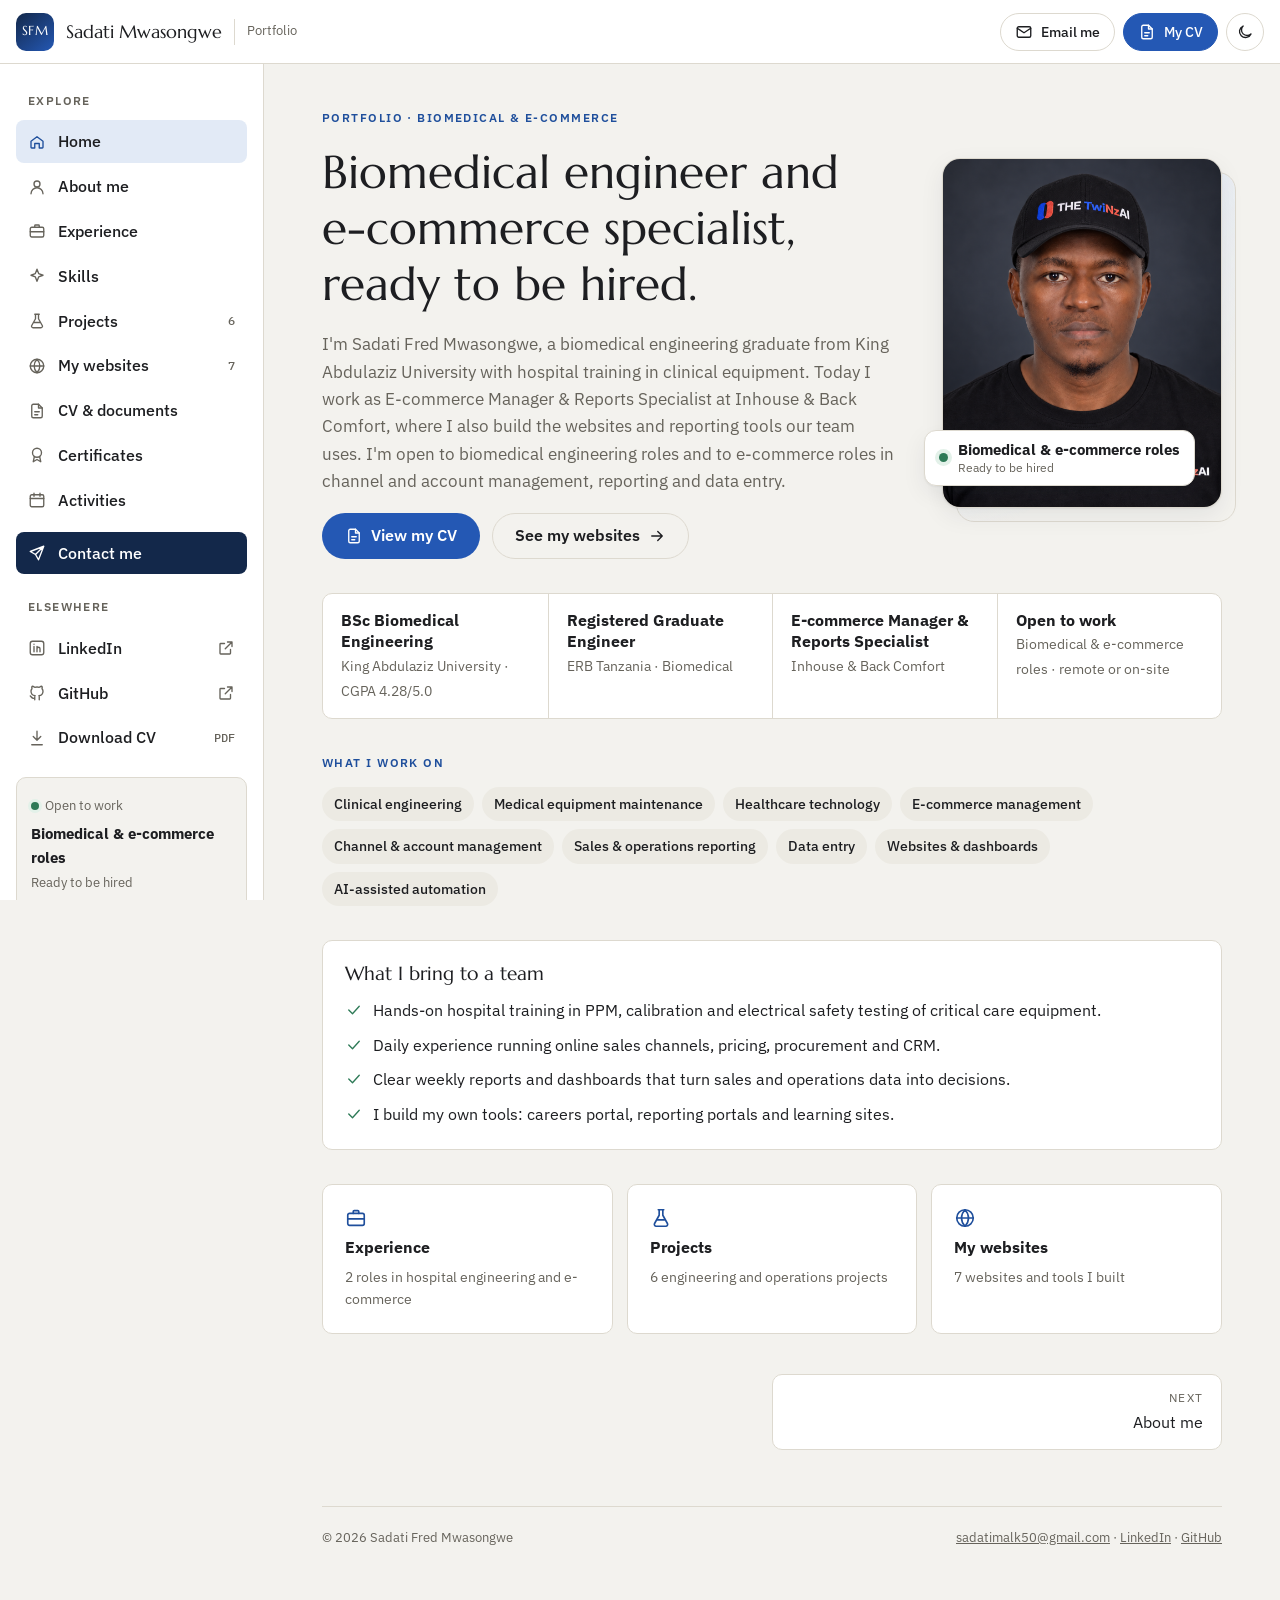
<file: index.html>
<!doctype html>
<html lang="en">
<head>
  <meta charset="utf-8" />
  <meta name="viewport" content="width=device-width, initial-scale=1, viewport-fit=cover" />
  <title>Sadati Fred Mwasongwe · Biomedical Engineer</title>
  <meta name="description" content="Portfolio of Sadati Fred Mwasongwe: biomedical engineer and E-commerce Manager & Reports Specialist, open to biomedical and e-commerce roles (channel and account management, reporting, data entry)." />
  <meta name="author" content="Sadati Fred Mwasongwe" />
  <meta name="theme-color" content="#0D1A2F" media="(prefers-color-scheme: dark)" />
  <meta name="theme-color" content="#FFFFFF" media="(prefers-color-scheme: light)" />
  <meta name="color-scheme" content="light dark" />

  <!-- Open Graph / social preview. After deploying, set og:url and make og:image an absolute URL. -->
  <meta property="og:type" content="website" />
  <meta property="og:title" content="Sadati Fred Mwasongwe · Biomedical & E-commerce" />
  <meta property="og:description" content="Open to biomedical and e-commerce roles: channel and account management, reporting, data entry." />
  <meta property="og:image" content="og-image.jpg" />
  <meta property="og:url" content="" />
  <meta name="twitter:card" content="summary_large_image" />

  <link rel="icon" href="favicon.svg" type="image/svg+xml" />
  <link rel="apple-touch-icon" href="apple-touch-icon.png" />

  <!-- Apply the saved theme before first paint. Without a saved choice the device setting is used. -->
  <script>
    (function () {
      var t = null;
      try { t = localStorage.getItem("sfm-theme"); } catch (e) {}
      if (t !== "light" && t !== "dark") t = window.matchMedia && window.matchMedia("(prefers-color-scheme: dark)").matches ? "dark" : "light";
      document.documentElement.setAttribute("data-theme", t);
    })();
  </script>

  <link rel="preconnect" href="https://fonts.googleapis.com" />
  <link rel="preconnect" href="https://fonts.gstatic.com" crossorigin />
  <link rel="stylesheet" href="https://fonts.googleapis.com/css2?family=IBM+Plex+Mono:wght@400;500&family=IBM+Plex+Sans:wght@400;500;600&family=Marcellus&display=swap" />
  <link rel="stylesheet" href="styles.css" />

  <script type="application/ld+json">
  {
    "@context": "https://schema.org",
    "@type": "Person",
    "name": "Sadati Fred Mwasongwe",
    "jobTitle": "Biomedical Engineer",
    "alumniOf": "King Abdulaziz University",
    
    "sameAs": ["https://www.linkedin.com/in/sadati50", "https://github.com/SADAT-100"]
  }
  </script>
</head>
<body>
  <a class="skip" href="#main">Skip to content</a>

  <header class="topbar">
    <button class="chip-btn icon-btn menu-btn" id="menu-btn" type="button" aria-label="Open menu" aria-expanded="false" aria-controls="rail">
      <svg class="i"><use href="#i-menu" /></svg>
    </button>
    <a class="brand" href="#home" aria-label="Sadati Fred Mwasongwe, home">
      <span class="mark" aria-hidden="true">SFM</span>
      <span class="brand-name">Sadati Mwasongwe</span>
      <span class="sep" aria-hidden="true"></span>
      <span class="brand-tag">Portfolio</span>
    </a>
    <div class="top-actions">
      <a class="chip-btn mail-btn" href="#contact"><svg class="i"><use href="#i-mail" /></svg><span>Email me</span></a>
      <a class="chip-btn solid" href="#documents" aria-label="My CV"><svg class="i"><use href="#i-file" /></svg><span class="cv-label">My CV</span></a>
      <button class="chip-btn icon-btn theme-btn" id="theme-btn" type="button" aria-label="Switch light or dark mode">
        <svg class="i moon"><use href="#i-moon" /></svg>
        <svg class="i sun"><use href="#i-sun" /></svg>
      </button>
    </div>
  </header>

  <div class="shell">
    <aside class="rail" id="rail" aria-label="Site menu">
      <div class="label">Explore</div>
      <nav class="nav" aria-label="Main" id="nav-main"></nav>
      <div class="label">Elsewhere</div>
      <nav class="nav" aria-label="Links" id="nav-links"></nav>
      <div class="status" id="rail-status"></div>
    </aside>
    <div class="scrim" id="scrim"></div>

    <main id="main" tabindex="-1">
      <div id="pages"></div>
      <footer class="footer">
        <span>© <span id="year"></span> Sadati Fred Mwasongwe</span>
        <span id="footer-links"></span>
      </footer>
    </main>
  </div>

  <dialog class="modal" id="modal" aria-labelledby="modal-title">
    <div class="modal__bar">
      <h2 id="modal-title"></h2>
      <button class="chip-btn icon-btn" type="button" data-close aria-label="Close"><svg class="i"><use href="#i-x" /></svg></button>
    </div>
    <div class="modal__body" id="modal-body"></div>
  </dialog>
  <div class="toast" id="toast" role="status" aria-live="polite"></div>

  <noscript>
    <div class="card noscript">
      <h2>Sadati Fred Mwasongwe</h2>
      <p>Biomedical engineer and E-commerce Manager &amp; Reports Specialist, open to biomedical and e-commerce roles. This site needs JavaScript for its pages.</p>
      <p><a href="resume.html">Read the web resume</a> · <a href="resume.pdf">Download the CV (PDF)</a> · <a href="mailto:sadatimalk50@gmail.com">sadatimalk50@gmail.com</a></p>
    </div>
  </noscript>

  <!-- Icons (stroke style, drawn with currentColor) -->
  <svg width="0" height="0" style="position:absolute" aria-hidden="true">
    <defs>
      <symbol id="i-home" viewBox="0 0 24 24"><path d="M4 11l8-6 8 6v8a1 1 0 0 1-1 1h-4v-6H9v6H5a1 1 0 0 1-1-1z"/></symbol>
      <symbol id="i-user" viewBox="0 0 24 24"><circle cx="12" cy="8" r="4"/><path d="M4 21a8 8 0 0 1 16 0"/></symbol>
      <symbol id="i-briefcase" viewBox="0 0 24 24"><rect x="3" y="7" width="18" height="13" rx="2"/><path d="M9 7V5a1 1 0 0 1 1-1h4a1 1 0 0 1 1 1v2M3 13h18"/></symbol>
      <symbol id="i-spark" viewBox="0 0 24 24"><path d="M12 3l2.2 5.8L20 11l-5.8 2.2L12 19l-2.2-5.8L4 11l5.8-2.2z"/></symbol>
      <symbol id="i-flask" viewBox="0 0 24 24"><path d="M9 3h6M10 3v6l-5 9a2 2 0 0 0 1.8 3h10.4a2 2 0 0 0 1.8-3l-5-9V3M7.5 14h9"/></symbol>
      <symbol id="i-globe" viewBox="0 0 24 24"><circle cx="12" cy="12" r="9"/><path d="M3 12h18M12 3c2.5 2.6 3.8 5.6 3.8 9s-1.3 6.4-3.8 9c-2.5-2.6-3.8-5.6-3.8-9S9.5 5.6 12 3z"/></symbol>
      <symbol id="i-file" viewBox="0 0 24 24"><path d="M14 3H7a2 2 0 0 0-2 2v14a2 2 0 0 0 2 2h10a2 2 0 0 0 2-2V8z"/><path d="M14 3v5h5M9 13h6M9 17h4"/></symbol>
      <symbol id="i-award" viewBox="0 0 24 24"><circle cx="12" cy="9" r="6"/><path d="m8.5 14-1.5 7 5-3 5 3-1.5-7"/></symbol>
      <symbol id="i-calendar" viewBox="0 0 24 24"><rect x="3" y="5" width="18" height="16" rx="2"/><path d="M3 10h18M8 3v4M16 3v4"/></symbol>
      <symbol id="i-mail" viewBox="0 0 24 24"><rect x="3" y="5" width="18" height="14" rx="2"/><path d="m3 7 9 6 9-6"/></symbol>
      <symbol id="i-send" viewBox="0 0 24 24"><path d="M21 3 10 14M21 3l-7 18-4-7-7-4z"/></symbol>
      <symbol id="i-linkedin" viewBox="0 0 24 24"><rect x="3" y="3" width="18" height="18" rx="3"/><path d="M8 10v7M8 7v.01M12 17v-4a2 2 0 0 1 4 0v4M12 10v7"/></symbol>
      <symbol id="i-github" viewBox="0 0 24 24"><path d="M9 19c-4.3 1.4-4.3-2.5-6-3m12 5v-3.5c0-1 .1-1.4-.5-2 2.8-.3 5.5-1.4 5.5-6a4.6 4.6 0 0 0-1.3-3.2 4.2 4.2 0 0 0-.1-3.2s-1.1-.3-3.5 1.3a12.3 12.3 0 0 0-6.2 0C6.5 2.8 5.4 3.1 5.4 3.1a4.2 4.2 0 0 0-.1 3.2A4.6 4.6 0 0 0 4 9.5c0 4.6 2.7 5.7 5.5 6-.6.6-.6 1.2-.5 2V21"/></symbol>
      <symbol id="i-download" viewBox="0 0 24 24"><path d="M12 3v12M7 10l5 5 5-5M5 21h14"/></symbol>
      <symbol id="i-external" viewBox="0 0 24 24"><path d="M14 4h6v6M20 4l-9 9M18 14v5a1 1 0 0 1-1 1H5a1 1 0 0 1-1-1V7a1 1 0 0 1 1-1h5"/></symbol>
      <symbol id="i-eye" viewBox="0 0 24 24"><path d="M2 12s3.6-7 10-7 10 7 10 7-3.6 7-10 7S2 12 2 12z"/><circle cx="12" cy="12" r="3"/></symbol>
      <symbol id="i-moon" viewBox="0 0 24 24"><path d="M20 14.5A8 8 0 1 1 9.5 4a6.5 6.5 0 0 0 10.5 10.5z"/></symbol>
      <symbol id="i-sun" viewBox="0 0 24 24"><circle cx="12" cy="12" r="4"/><path d="M12 2v2M12 20v2M4.9 4.9l1.4 1.4M17.7 17.7l1.4 1.4M2 12h2M20 12h2M4.9 19.1l1.4-1.4M17.7 6.3l1.4-1.4"/></symbol>
      <symbol id="i-menu" viewBox="0 0 24 24"><path d="M4 7h16M4 12h16M4 17h16"/></symbol>
      <symbol id="i-x" viewBox="0 0 24 24"><path d="M6 6l12 12M18 6 6 18"/></symbol>
      <symbol id="i-arrow" viewBox="0 0 24 24"><path d="M5 12h14M13 6l6 6-6 6"/></symbol>
      <symbol id="i-check" viewBox="0 0 24 24"><path d="m5 12 5 5 9-10"/></symbol>
      <symbol id="i-pin" viewBox="0 0 24 24"><path d="M12 21s-7-6.2-7-11.5a7 7 0 0 1 14 0C19 14.8 12 21 12 21z"/><circle cx="12" cy="9.5" r="2.5"/></symbol>
      <symbol id="i-clock" viewBox="0 0 24 24"><circle cx="12" cy="12" r="9"/><path d="M12 7v5l3 2"/></symbol>
      <symbol id="i-copy" viewBox="0 0 24 24"><rect x="9" y="9" width="11" height="11" rx="2"/><path d="M5 15V5a2 2 0 0 1 2-2h8"/></symbol>
      <symbol id="i-search" viewBox="0 0 24 24"><circle cx="11" cy="11" r="7"/><path d="m20 20-3.5-3.5"/></symbol>
      <symbol id="i-pulse" viewBox="0 0 24 24"><path d="M3 12h4l2-5 4 10 2-5h6"/></symbol>
      <symbol id="i-cart" viewBox="0 0 24 24"><circle cx="9" cy="20" r="1.4"/><circle cx="18" cy="20" r="1.4"/><path d="M2 3h3l2.6 12.4a1.5 1.5 0 0 0 1.5 1.1h8.6a1.5 1.5 0 0 0 1.5-1.2L21 8H6"/></symbol>
      <symbol id="i-bot" viewBox="0 0 24 24"><rect x="4" y="8" width="16" height="12" rx="3"/><path d="M12 8V4M9 4h6M9 14v.01M15 14v.01"/></symbol>
      <symbol id="i-compass" viewBox="0 0 24 24"><circle cx="12" cy="12" r="9"/><path d="m15.5 8.5-2 5-5 2 2-5z"/></symbol>
      <symbol id="i-box" viewBox="0 0 24 24"><path d="M21 8 12 3 3 8v8l9 5 9-5z"/><path d="m3 8 9 5 9-5M12 13v8"/></symbol>
      <symbol id="i-chart" viewBox="0 0 24 24"><path d="M3 3v18h18"/><path d="M7 15v2M11 11v6M15 7v10M19 12v5"/></symbol>
      <symbol id="i-code" viewBox="0 0 24 24"><path d="m8 7-5 5 5 5M16 7l5 5-5 5M13.5 4l-3 16"/></symbol>
      <symbol id="i-chat" viewBox="0 0 24 24"><path d="M21 12a8 8 0 0 1-11.6 7.1L4 20l1-4.6A8 8 0 1 1 21 12z"/></symbol>
      <symbol id="i-cap" viewBox="0 0 24 24"><path d="M2 9l10-5 10 5-10 5z"/><path d="M6 11v5c0 1.5 2.7 3 6 3s6-1.5 6-3v-5M22 9v6"/></symbol>
      <symbol id="i-book" viewBox="0 0 24 24"><path d="M4 5a2 2 0 0 1 2-2h14v16H6a2 2 0 0 0-2 2zM4 21V5M8 7h8"/></symbol>
      <symbol id="i-lock" viewBox="0 0 24 24"><rect x="4" y="11" width="16" height="10" rx="2"/><path d="M8 11V7a4 4 0 0 1 8 0v4"/></symbol>
      <symbol id="i-plus" viewBox="0 0 24 24"><path d="M12 5v14M5 12h14"/></symbol>
      <symbol id="i-printer" viewBox="0 0 24 24"><path d="M7 9V3h10v6M7 17H5a2 2 0 0 1-2-2v-4a2 2 0 0 1 2-2h14a2 2 0 0 1 2 2v4a2 2 0 0 1-2 2h-2"/><rect x="7" y="14" width="10" height="7"/></symbol>
      <symbol id="i-layers" viewBox="0 0 24 24"><path d="m12 3 9 5-9 5-9-5z"/><path d="m3 13 9 5 9-5"/></symbol>
      <symbol id="i-users" viewBox="0 0 24 24"><circle cx="9" cy="8" r="3.5"/><path d="M2.5 20a6.5 6.5 0 0 1 13 0M16 4.5a3.5 3.5 0 0 1 0 7M18 14a6 6 0 0 1 3.5 6"/></symbol>
      <symbol id="i-lang" viewBox="0 0 24 24"><path d="M4 5h9M8.5 3v2M6 5c0 4 3 7 6 8M11 5c-.5 4-3.5 7.5-7 9M13 21l4-10 4 10M14.5 17.5h5"/></symbol>
    </defs>
  </svg>

  <script src="data.js"></script>
  <script src="main.js"></script>
</body>
</html>
</file>
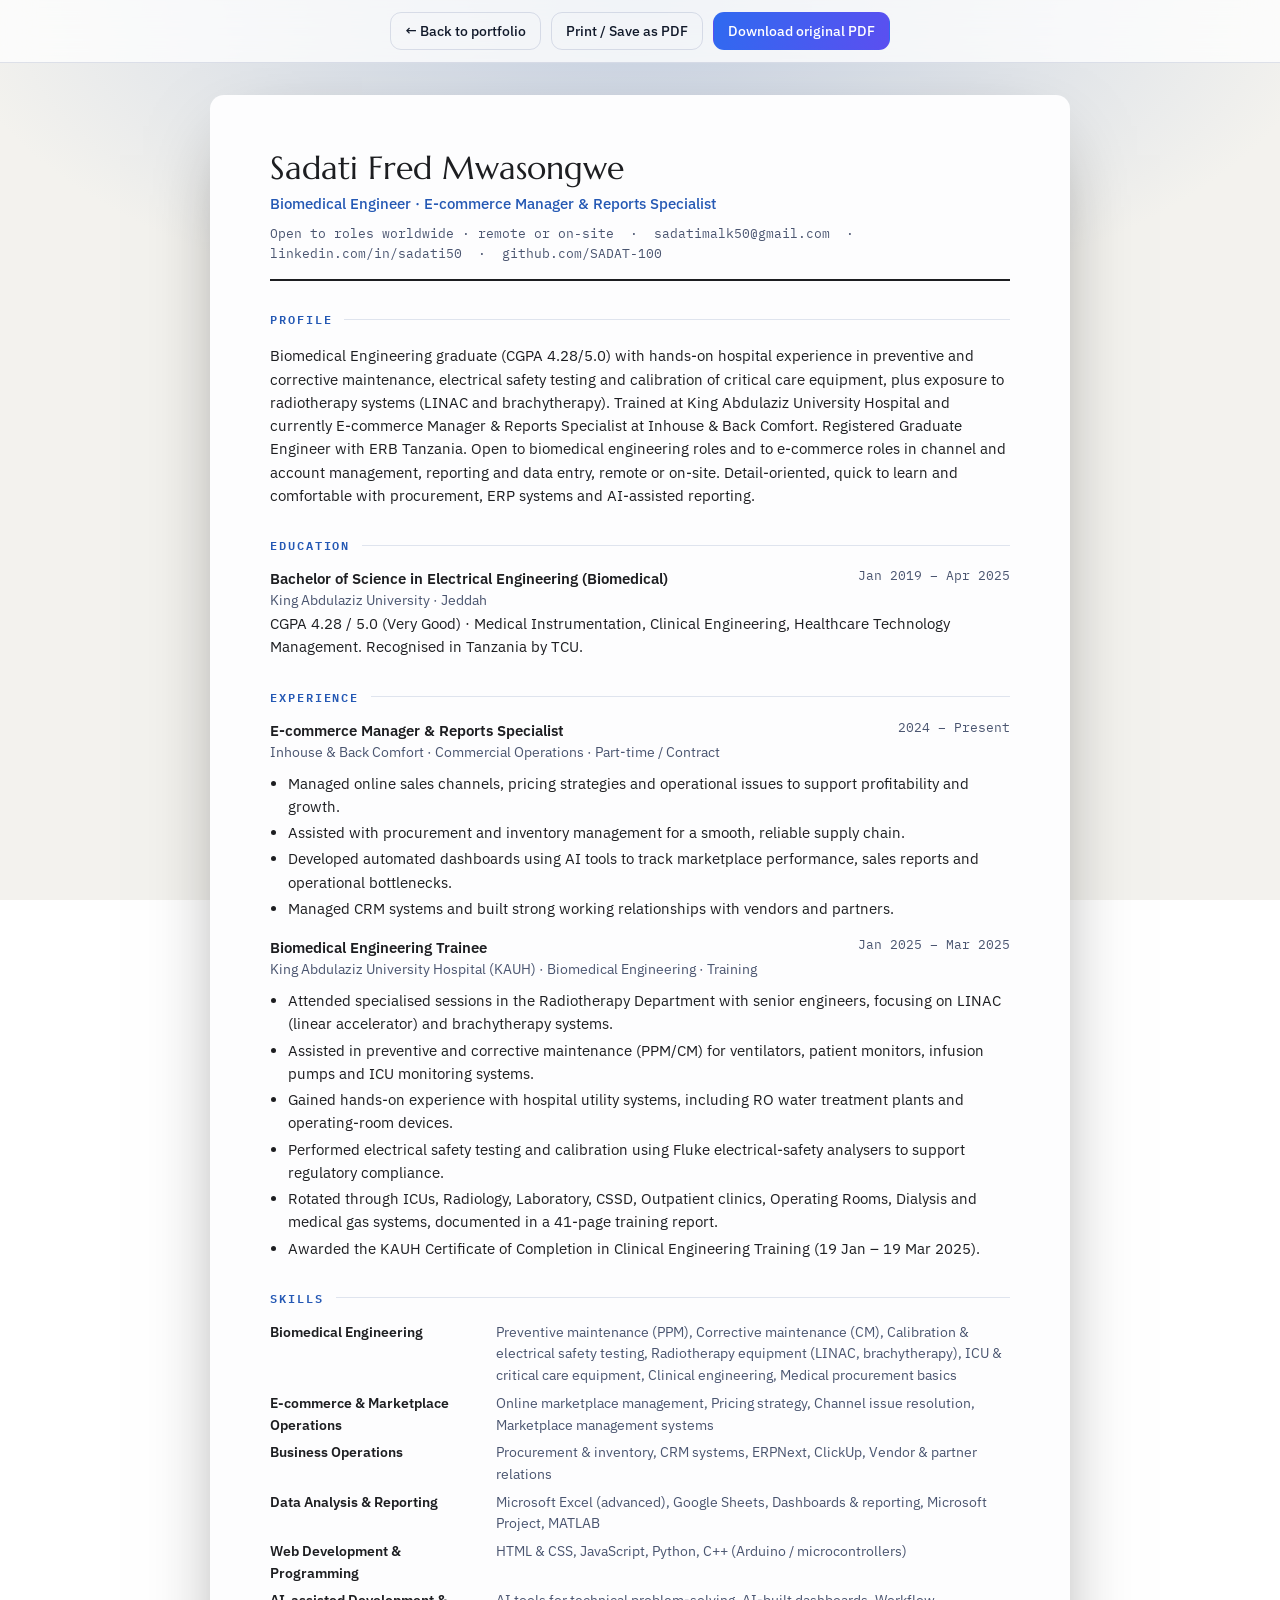
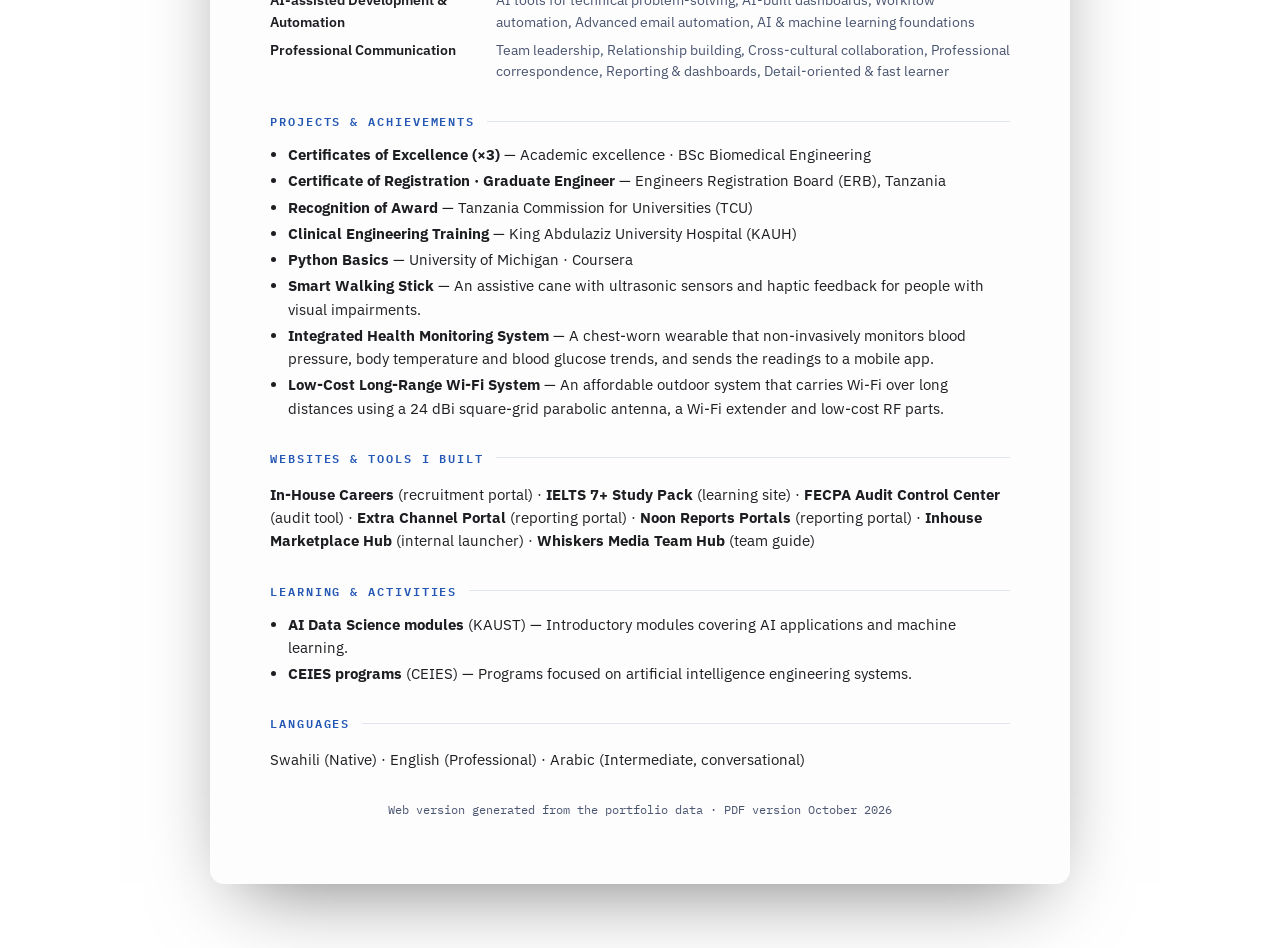
<file: resume.html>
<!doctype html>
<html lang="en">
<head>
  <meta charset="utf-8" />
  <meta name="viewport" content="width=device-width, initial-scale=1" />
  <title>Resume · Sadati Fred Mwasongwe</title>
  <meta name="description" content="Web resume of Sadati Fred Mwasongwe, biomedical engineer with commercial operations and automation experience." />
  <link rel="icon" href="favicon.svg" type="image/svg+xml" />
  <link rel="preconnect" href="https://fonts.googleapis.com" />
  <link rel="preconnect" href="https://fonts.gstatic.com" crossorigin />
  <link href="https://fonts.googleapis.com/css2?family=IBM+Plex+Mono:wght@400;500&family=IBM+Plex+Sans:wght@400;500;600&family=Marcellus&display=swap" rel="stylesheet" />
  <script>
    (function () {
      var t = null;
      try { t = localStorage.getItem("sfm-theme"); } catch (e) {}
      if (t !== "light" && t !== "dark") t = matchMedia("(prefers-color-scheme: light)").matches ? "light" : "dark";
      document.documentElement.setAttribute("data-theme", t);
    })();
  </script>
  <style>
    /* The web resume is deliberately separate from the downloadable PDF.
       Content comes from data.js; this page only controls layout. */
    :root { --bg: #0D1A2F; --ink: #1D1E21; --ink-2: #4a5570; --line: #dfe4ee; --accent: #2458B4; --paper: #fdfdfe; --bar: rgba(20, 28, 44, .7); --bar-ink: #e9eef7; --bar-line: rgba(150, 185, 255, .16); }
    [data-theme="light"] { --bg: #F3F2EE; --bar: rgba(255, 255, 255, .75); --bar-ink: #121a2b; --bar-line: rgba(40, 62, 120, .14); }
    * { box-sizing: border-box; }
    body { margin: 0; background: radial-gradient(90% 60% at 50% 0%, color-mix(in srgb, var(--accent) 22%, var(--bg)), var(--bg) 60%) fixed; font: 15px/1.55 "IBM Plex Sans", system-ui, sans-serif; color: var(--ink); -webkit-font-smoothing: antialiased; }
    a { color: inherit; }
    .bar { position: sticky; top: 0; z-index: 2; display: flex; gap: 10px; justify-content: center; flex-wrap: wrap; padding: 12px 16px; background: var(--bar); backdrop-filter: blur(16px); -webkit-backdrop-filter: blur(16px); border-bottom: 1px solid var(--bar-line); }
    .bar a, .bar button { display: inline-flex; align-items: center; gap: 8px; height: 38px; padding: 0 14px; border-radius: 11px; border: 1px solid var(--bar-line); background: transparent; color: var(--bar-ink); font: 500 13.5px "IBM Plex Sans", system-ui, sans-serif; text-decoration: none; cursor: pointer; }
    .bar .primary { background: linear-gradient(110deg, #2f6af0, #5b4ff0); border-color: transparent; color: #fff; }
    .bar a:focus-visible, .bar button:focus-visible { outline: 2px solid #46dcf5; outline-offset: 2px; }
    .page { max-width: 860px; margin: 32px auto 64px; padding: 56px 60px; background: var(--paper); border-radius: 14px; box-shadow: 0 30px 80px -30px rgba(0, 0, 0, .55); }
    header { border-bottom: 2px solid var(--ink); padding-bottom: 18px; }
    h1 { font: 400 32px/1.1 "Marcellus", Georgia, serif; margin: 0; }
    .role { margin: 6px 0 10px; font-weight: 500; color: var(--accent); }
    .contact { display: flex; flex-wrap: wrap; gap: 4px 16px; font: 12.5px "IBM Plex Mono", monospace; color: var(--ink-2); }
    .contact a { text-decoration: none; }
    h2 { font: 600 12px "IBM Plex Mono", monospace; letter-spacing: .16em; text-transform: uppercase; color: var(--accent); margin: 28px 0 12px; display: flex; align-items: center; gap: 12px; }
    h2::after { content: ""; flex: 1; height: 1px; background: var(--line); }
    .item + .item { margin-top: 16px; }
    .row { display: flex; justify-content: space-between; gap: 12px; flex-wrap: wrap; }
    .row b { font-family: "IBM Plex Sans", system-ui, sans-serif; font-weight: 600; }
    .row .dates { font: 12.5px "IBM Plex Mono", monospace; color: var(--ink-2); white-space: nowrap; }
    .sub { color: var(--ink-2); font-size: 14px; }
    ul { margin: 8px 0 0; padding-left: 18px; }
    li { margin: 3px 0; }
    .skills { display: grid; grid-template-columns: 210px 1fr; gap: 6px 16px; font-size: 14px; }
    .skills dt { font-weight: 600; }
    .skills dd { margin: 0; color: var(--ink-2); }
    .note { margin-top: 30px; font: 11.5px "IBM Plex Mono", monospace; color: var(--ink-2); text-align: center; }
    @media (max-width: 720px) {
      .page { margin: 16px; padding: 28px 22px; }
      .skills { grid-template-columns: 1fr; }
      .skills dd { margin-bottom: 8px; }
    }
    @media print {
      @page { margin: 14mm; }
      body { background: #fff; font-size: 10pt; line-height: 1.45; }
      .skills { grid-template-columns: 170px 1fr; font-size: 9.5pt; break-inside: avoid; }
      .skills dd { margin-bottom: 0; }
      h2 { margin: 18px 0 8px; }
      .item + .item { margin-top: 10px; }
      .bar, .note { display: none; }
      .page { margin: 0; padding: 0; box-shadow: none; max-width: none; border-radius: 0; }
      li, .row, .sub { break-inside: avoid; }
      .row { break-after: avoid; }
      h2 { break-after: avoid; }
      .pb { break-before: page; }
      .skills dt { break-after: avoid; }
      a { text-decoration: none; }
    }
  </style>
</head>
<body>
  <nav class="bar" aria-label="Resume actions">
    <a href="index.html#documents">← Back to portfolio</a>
    <button type="button" onclick="window.print()">Print / Save as PDF</button>
    <a class="primary" id="pdf-link" href="resume.pdf" download>Download original PDF</a>
  </nav>
  <main class="page" id="resume">
    <noscript><p>This page needs JavaScript. You can <a href="resume.pdf">download the PDF</a> instead.</p></noscript>
  </main>

  <script src="data.js"></script>
  <script>
    (function () {
      var D = window.PORTFOLIO;
      if (!D) return;
      var esc = function (v) { return String(v == null ? "" : v).replace(/[&<>"']/g, function (c) { return { "&": "&amp;", "<": "&lt;", ">": "&gt;", '"': "&quot;", "'": "&#39;" }[c]; }); };
      var p = D.profile, c = D.contact;
      var social = D.social.filter(function (s) { return s.url && s.icon !== "mail"; })
        .map(function (s) { return '<a href="' + esc(s.url) + '">' + esc(s.url.replace(/^https?:\/\/(www\.)?/, "")) + "</a>"; });
      var contact = [esc(c.location), '<a href="mailto:' + esc(c.email) + '">' + esc(c.email) + "</a>"].concat(social);
      if (c.phone && c.phone.show) contact.push(esc(c.phone.value));

      var edu = D.education.map(function (e) {
        return '<div class="item"><div class="row"><b>' + esc(e.degree) + '</b><span class="dates">' + esc(e.dates) + "</span></div>" +
          '<div class="sub">' + esc(e.school) + " · " + esc(e.location) + "</div><div>" + esc(e.detail) + "</div></div>";
      }).join("");

      var exp = D.experience.filter(function (x) { return !x.placeholder; }).map(function (x) {
        return '<div class="item"><div class="row"><b>' + esc(x.title) + '</b><span class="dates">' + esc(x.dates) + "</span></div>" +
          '<div class="sub">' + esc(x.org) + (x.unit ? " · " + esc(x.unit) : "") + (x.type ? " · " + esc(x.type) : "") + "</div>" +
          "<ul>" + x.responsibilities.concat(x.achievements || []).map(function (r) { return "<li>" + esc(r) + "</li>"; }).join("") + "</ul></div>";
      }).join("");

      var skills = D.skills.map(function (g) {
        return "<dt>" + esc(g.group) + "</dt><dd>" + g.items.map(function (i) { return esc(i.name); }).join(", ") + "</dd>";
      }).join("");

      var ach = D.certificates.filter(function (x) { return !x.placeholder && !/^Graduation/.test(x.title); }).map(function (x) {
        return "<li><b>" + esc(x.title) + "</b> — " + esc(x.issuer.indexOf("to be added") > -1 ? x.description : x.issuer) + "</li>";
      });
      D.projects.filter(function (x) { return (x.category === "Biomedical Engineering" || x.id === "wifi") && x.id !== "stair-ramp"; }).forEach(function (x) {
        ach.push("<li><b>" + esc(x.title) + "</b> — " + esc(x.overview.split(". ")[0].replace(/\.$/, "")) + ".</li>");
      });

      var acts = D.activities.filter(function (a) { return !a.placeholder && (a.type === "Learning" || a.type === "Programs"); }).map(function (a) {
        return "<li><b>" + esc(a.title) + "</b>" + (a.org ? " (" + esc(a.org) + ")" : "") + " — " + esc(a.text) + "</li>";
      }).join("");

      document.getElementById("resume").innerHTML =
        "<header><h1>" + esc(p.name) + '</h1><div class="role">' + esc(p.role) + '</div><div class="contact">' + contact.join("<span>·</span>") + "</div></header>" +
        "<h2>Profile</h2><p>" + esc(D.resume.summary) + "</p>" +
        "<h2>Education</h2>" + edu +
        "<h2>Experience</h2>" + exp +
        '<h2>Skills</h2><dl class="skills">' + skills + "</dl>" +
        "<h2>Projects &amp; Achievements</h2><ul>" + ach.join("") + "</ul>" +
        ((D.websites || []).length ? "<h2>Websites &amp; Tools I Built</h2><p>" + D.websites.filter(function (w) { return w.access !== "soon"; }).map(function (w) { return "<b>" + esc(w.title) + "</b> (" + esc(w.kind.toLowerCase()) + ")"; }).join(" · ") + "</p>" : "") +
        "<h2>Learning &amp; Activities</h2><ul>" + acts + "</ul>" +
        ((D.languages || []).length ? "<h2>Languages</h2><p>" + D.languages.map(function (l) { return esc(l.name) + " (" + esc(l.level) + ")"; }).join(" · ") + "</p>" : "") +
        '<p class="note">Web version generated from the portfolio data · PDF version ' + esc(D.resume.version) + "</p>";
      var pdf = document.getElementById("pdf-link");
      pdf.href = D.resume.file;
      pdf.setAttribute("download", D.resume.fileName);
    })();
  </script>
</body>
</html>
</file>
<file: styles.css>
/* ==========================================================================
   Sadati Fred Mwasongwe · Portfolio
   Layout follows the In-House Careers site: a fixed top bar, a left rail
   menu on desktop (a drawer on phones) and one page shown at a time.
   Colours: careers neutrals with blue accents in light mode, deep navy in
   dark mode. All colours are tokens below.
   ========================================================================== */

:root {
  --bg: #F3F2EE; --surface: #FFFFFF; --surface-2: #ECEAE3; --line: #DDD9CF;
  --fg: #1D1E21; --muted: #66635B;
  --accent: #1F4F9C; --accent-strong: #2458B4; --accent-soft: #E2EAF6;
  --navy: #13284A;
  --ok: #2E7A57; --ok-soft: #E3F1E9; --err: #B3261E; --err-soft: #FBE9E7;
  --shadow: 0 1px 2px rgba(20, 30, 50, .06), 0 8px 24px rgba(20, 30, 50, .07);
  --f-display: "Marcellus", Georgia, serif;
  --f-body: "IBM Plex Sans", system-ui, -apple-system, "Segoe UI", sans-serif;
  --f-mono: "IBM Plex Mono", ui-monospace, Menlo, monospace;
  --r: 10px; --top: 64px; --rail: 264px;
  color-scheme: light;
}
@media (prefers-color-scheme: dark) {
  :root:not([data-theme="light"]) {
    --bg: #0D1A2F; --surface: #132440; --surface-2: #1A2E4F; --line: #284066;
    --fg: #E8EEF8; --muted: #9DB0CD;
    --accent: #84B4FF; --accent-strong: #3B7BE6; --accent-soft: #1C3459;
    --navy: #0A1528;
    --ok: #7CCBA2; --ok-soft: #1F3D36; --err: #F2938A; --err-soft: #4A2E35;
    --shadow: 0 1px 2px rgba(0, 0, 0, .25), 0 10px 28px rgba(0, 0, 0, .25);
    color-scheme: dark;
  }
}
:root[data-theme="dark"] {
  --bg: #0D1A2F; --surface: #132440; --surface-2: #1A2E4F; --line: #284066;
  --fg: #E8EEF8; --muted: #9DB0CD;
  --accent: #84B4FF; --accent-strong: #3B7BE6; --accent-soft: #1C3459;
  --navy: #0A1528;
  --ok: #7CCBA2; --ok-soft: #1F3D36; --err: #F2938A; --err-soft: #4A2E35;
  --shadow: 0 1px 2px rgba(0, 0, 0, .25), 0 10px 28px rgba(0, 0, 0, .25);
  color-scheme: dark;
}

/* ------------------------------------------------------------------ base */
*, *::before, *::after { box-sizing: border-box; }
[hidden] { display: none !important; }
html, body { background: var(--bg); overflow-x: clip; }
html { scroll-padding-top: calc(var(--top) + 16px); }
body { margin: 0; color: var(--fg); font-family: var(--f-body); font-size: 15.5px; line-height: 1.6; -webkit-font-smoothing: antialiased; }
a { color: var(--accent); }
img { max-width: 100%; display: block; }
button, input, select, textarea { font: inherit; color: inherit; }
:focus-visible { outline: 2px solid var(--accent); outline-offset: 2px; border-radius: 6px; }
h1, h2, h3, h4 { font-family: var(--f-display); font-weight: 400; text-wrap: balance; margin: 0; line-height: 1.2; }
h1 { font-size: clamp(2rem, 4.2vw, 2.9rem); }
h2 { font-size: clamp(1.55rem, 3vw, 2.05rem); }
h3 { font-size: 1.18rem; }
h4 { font-size: 1.02rem; font-family: var(--f-body); font-weight: 600; }
p { margin: 0; }
ul, ol { margin: 0; }
.eyebrow { font-size: .75rem; letter-spacing: .12em; text-transform: uppercase; color: var(--accent); font-weight: 600; }
.muted { color: var(--muted); }
.mono { font-family: var(--f-mono); font-variant-numeric: tabular-nums; }
.sr-only { position: absolute; width: 1px; height: 1px; overflow: hidden; clip-path: inset(50%); white-space: nowrap; }
.i { width: 18px; height: 18px; flex: none; fill: none; stroke: currentColor; stroke-width: 1.8; stroke-linecap: round; stroke-linejoin: round; }
.skip { position: absolute; left: 12px; top: -60px; z-index: 100; background: var(--accent-strong); color: #fff; padding: 10px 16px; border-radius: 8px; text-decoration: none; }
.skip:focus { top: 12px; }

/* --------------------------------------------------------------- top bar */
body::before { content: ""; position: fixed; inset: 0 0 auto; height: env(safe-area-inset-top, 0px); z-index: 60; background: var(--surface); }
.topbar {
  position: sticky; top: env(safe-area-inset-top, 0px); z-index: 50; height: var(--top);
  background: var(--surface); border-bottom: 1px solid var(--line);
  display: flex; align-items: center; gap: 12px;
  padding-left: max(16px, env(safe-area-inset-left, 0px)); padding-right: max(16px, env(safe-area-inset-right, 0px));
}
.brand { display: flex; align-items: center; gap: 12px; text-decoration: none; color: inherit; min-width: 0; }
.mark {
  width: 38px; height: 38px; border-radius: 10px; display: grid; place-items: center; flex: none;
  background: linear-gradient(140deg, var(--navy), var(--accent-strong)); color: #fff;
  font-family: var(--f-display); font-size: 13px; letter-spacing: .02em;
}
.brand-name { font-family: var(--f-display); font-size: 1.15rem; white-space: nowrap; }
.brand .sep { width: 1px; height: 26px; background: var(--line); }
.brand-tag { font-size: .8rem; color: var(--muted); white-space: nowrap; }
.top-actions { margin-inline-start: auto; display: flex; align-items: center; gap: 8px; }
.chip-btn {
  display: inline-flex; align-items: center; gap: 8px; height: 38px; padding: 0 14px; border-radius: 999px;
  border: 1px solid var(--line); background: var(--surface); cursor: pointer; font-size: .9rem; font-weight: 500;
  text-decoration: none; color: var(--fg); white-space: nowrap;
}
.chip-btn:hover { border-color: var(--accent); }
.chip-btn.solid { background: var(--accent-strong); border-color: var(--accent-strong); color: #fff; }
.chip-btn.solid:hover { filter: brightness(1.07); }
.icon-btn { width: 38px; padding: 0; justify-content: center; }
.menu-btn { display: none; }
.theme-btn .sun { display: none; }
:root[data-theme="dark"] .theme-btn .sun { display: block; }
:root[data-theme="dark"] .theme-btn .moon { display: none; }

/* ----------------------------------------------------------------- shell */
.shell { display: grid; grid-template-columns: var(--rail) minmax(0, 1fr); min-height: calc(100vh - var(--top)); }
.rail {
  position: sticky; top: calc(var(--top) + env(safe-area-inset-top, 0px)); align-self: start;
  height: calc(100vh - var(--top) - env(safe-area-inset-top, 0px));
  border-inline-end: 1px solid var(--line); background: var(--surface);
  padding: 22px 16px; display: flex; flex-direction: column; gap: 4px; overflow: auto;
}
.rail .label { font-size: .72rem; letter-spacing: .12em; text-transform: uppercase; color: var(--muted); padding: 6px 12px; font-weight: 600; }
.rail .label + .nav { margin-bottom: 14px; }
.nav { display: flex; flex-direction: column; gap: 2px; }
.nav a { display: flex; align-items: center; gap: 12px; padding: 9px 12px; border-radius: 8px; text-decoration: none; color: var(--fg); font-weight: 500; }
.nav a .i { color: var(--muted); }
.nav a:hover { background: var(--surface-2); }
.nav a[aria-current="page"] { background: var(--accent-soft); }
.nav a[aria-current="page"] .i { color: var(--accent); }
.nav a .count { margin-inline-start: auto; font-family: var(--f-mono); font-size: .75rem; color: var(--muted); }
.nav a.cta { margin-top: 8px; background: var(--navy); color: #fff; }
.nav a.cta .i { color: #fff; }
.nav a.cta[aria-current="page"] { background: var(--accent-strong); }
:root[data-theme="dark"] .nav a.cta:not([aria-current="page"]) { background: #E8EEF8; color: #0D1A2F; }
:root[data-theme="dark"] .nav a.cta:not([aria-current="page"]) .i { color: #0D1A2F; }
.rail .status { margin-top: auto; border: 1px solid var(--line); border-radius: var(--r); padding: 14px; background: var(--bg); }
.status .dot { display: inline-block; width: 8px; height: 8px; border-radius: 50%; background: var(--ok); margin-inline-end: 6px; box-shadow: 0 0 0 3px var(--ok-soft); }
.status small { font-size: .82rem; color: var(--muted); }
.status strong { display: block; font-size: .95rem; margin: 4px 0 2px; }
.status span { display: block; font-size: .82rem; color: var(--muted); }
.scrim { display: none; }

main { min-width: 0; padding-block: 40px 80px; padding-left: max(16px, env(safe-area-inset-left, 0px)); padding-right: max(16px, env(safe-area-inset-right, 0px)); }
.page { max-width: 900px; margin: 0 auto; display: flex; flex-direction: column; gap: 34px; animation: rise .35s ease both; }
@keyframes rise { from { opacity: 0; transform: translateY(8px); } to { opacity: 1; transform: none; } }
.stack { display: flex; flex-direction: column; gap: 14px; }
.section-h { display: flex; flex-direction: column; gap: 8px; }
.lead { font-size: 1.07rem; color: var(--muted); max-width: 64ch; }
.row { display: flex; flex-wrap: wrap; gap: 12px; align-items: center; }

/* --------------------------------------------------------------- buttons */
.btn {
  display: inline-flex; align-items: center; justify-content: center; gap: 8px; height: 46px; padding: 0 22px;
  border-radius: 999px; border: 1px solid transparent; font-weight: 600; cursor: pointer; text-decoration: none; font-size: .97rem;
  white-space: nowrap;
}
.btn-primary { background: var(--accent-strong); color: #fff; }
.btn-primary:hover { filter: brightness(1.07); }
.btn-ghost { background: transparent; border-color: var(--line); color: var(--fg); }
.btn-ghost:hover { border-color: var(--accent); }
.btn-sm { height: 36px; padding: 0 14px; font-size: .88rem; }
.btn[disabled] { opacity: .55; cursor: not-allowed; }

/* ------------------------------------------------------------------ home */
.hero { display: grid; grid-template-columns: minmax(0, 1fr) 280px; gap: 44px; align-items: center; padding-top: 4px; }
.hero__copy { display: flex; flex-direction: column; gap: 18px; }
.portrait { position: relative; isolation: isolate; }
.portrait img {
  width: 100%; height: auto; aspect-ratio: 4 / 5; object-fit: cover; object-position: 50% 30%;
  border-radius: 18px; border: 1px solid var(--line); background: var(--surface-2); box-shadow: var(--shadow);
}
.portrait::before {
  content: ""; position: absolute; inset: 14px -14px -14px 14px; border-radius: 18px; z-index: -1;
  background: linear-gradient(150deg, var(--accent-soft), transparent 75%); border: 1px solid var(--line);
}
.portrait .badge {
  position: absolute; left: -18px; bottom: 22px; display: flex; align-items: center; gap: 10px;
  padding: 10px 14px; border-radius: 12px; background: var(--surface); border: 1px solid var(--line); box-shadow: var(--shadow);
}
.portrait .badge .dot { width: 9px; height: 9px; border-radius: 50%; background: var(--ok); box-shadow: 0 0 0 4px var(--ok-soft); flex: none; }
.portrait .badge b { display: block; font-size: .92rem; line-height: 1.25; }
.portrait .badge small { display: block; font-size: .78rem; color: var(--muted); line-height: 1.3; }
.facts { display: grid; grid-template-columns: repeat(4, minmax(0, 1fr)); border: 1px solid var(--line); border-radius: var(--r); background: var(--surface); overflow: hidden; }
.fact { padding: 16px 18px; border-inline-start: 1px solid var(--line); }
.fact:first-child { border-inline-start: 0; }
.fact b { display: block; font-size: 1rem; line-height: 1.35; }
.fact span { font-size: .85rem; color: var(--muted); }
.chips { display: flex; flex-wrap: wrap; gap: 8px; }
.chip { font-size: .88rem; padding: 6px 12px; border-radius: 999px; background: var(--surface-2); font-weight: 500; }
.card { background: var(--surface); border: 1px solid var(--line); border-radius: var(--r); padding: 22px; }
.card > h3 + * { margin-top: 12px; }
.checklist { list-style: none; padding: 0; display: flex; flex-direction: column; gap: 10px; }
.checklist li { display: flex; gap: 10px; align-items: flex-start; }
.checklist .i { color: var(--ok); margin-top: 3px; }
.quick { display: grid; grid-template-columns: repeat(3, minmax(0, 1fr)); gap: 14px; }
.quick a { display: flex; flex-direction: column; gap: 6px; text-decoration: none; color: inherit; transition: border-color .15s, transform .15s; }
.quick a:hover { border-color: var(--accent); transform: translateY(-2px); }
.quick a .i { color: var(--accent); width: 22px; height: 22px; }
.quick a span { font-size: .88rem; color: var(--muted); }

/* ----------------------------------------------------------------- about */
.grid-2 { display: grid; grid-template-columns: repeat(2, minmax(0, 1fr)); gap: 16px; }
.facet { display: flex; flex-direction: column; gap: 10px; }
.ico { width: 40px; height: 40px; border-radius: 10px; display: grid; place-items: center; background: var(--accent-soft); color: var(--accent); flex: none; }
.facet p { color: var(--muted); font-size: .95rem; }
.edu { display: grid; grid-template-columns: 56px minmax(0, 1fr); gap: 16px; align-items: start; }
.edu .ico { width: 56px; height: 56px; border-radius: 12px; background: var(--navy); color: #fff; }
.edu .ico .i { width: 26px; height: 26px; }
.edu p { color: var(--muted); font-size: .94rem; }
.kv { display: flex; flex-wrap: wrap; gap: 8px; margin-top: 10px; }
.tag { font-size: .82rem; padding: 4px 10px; border-radius: 6px; border: 1px solid var(--line); background: var(--surface); white-space: nowrap; }
.tag.blue { background: var(--accent-soft); border-color: transparent; color: var(--accent); font-weight: 600; }
.tag.ok { background: var(--ok-soft); border-color: transparent; color: var(--ok); font-weight: 600; }
.timeline { list-style: none; padding: 0; display: flex; flex-direction: column; }
.timeline li { display: grid; grid-template-columns: 44px minmax(0, 1fr); gap: 16px; padding-bottom: 24px; position: relative; }
.timeline li:not(:last-child)::after { content: ""; position: absolute; inset-inline-start: 21px; top: 44px; bottom: 2px; width: 2px; background: var(--line); }
.timeline .n { width: 44px; height: 44px; border-radius: 50%; display: grid; place-items: center; background: var(--accent-soft); color: var(--accent); font-family: var(--f-mono); font-weight: 500; font-size: .8rem; }
.timeline .when { font-family: var(--f-mono); font-size: .8rem; color: var(--accent); margin-top: 2px; }
.timeline h3 { margin: 2px 0 4px; font-size: 1.08rem; }
.timeline p { color: var(--muted); font-size: .94rem; }

/* ------------------------------------------------------------ experience */
.role { display: flex; flex-direction: column; gap: 14px; }
.role__head { display: grid; grid-template-columns: 48px minmax(0, 1fr) auto; gap: 14px; align-items: start; }
.role__head .ico { width: 48px; height: 48px; border-radius: 12px; }
.role__head h3 { font-size: 1.22rem; }
.role__org { color: var(--muted); font-size: .94rem; }
.role__meta { display: flex; flex-wrap: wrap; gap: 6px 14px; font-size: .84rem; color: var(--muted); margin-top: 4px; }
.role__meta span { display: inline-flex; align-items: center; gap: 6px; }
.role__meta .i { width: 15px; height: 15px; }
.role__meta .now { color: var(--ok); font-weight: 600; }
.tick-list { padding: 0; list-style: none; display: flex; flex-direction: column; gap: 9px; }
.tick-list li { position: relative; padding-inline-start: 20px; }
.tick-list li::before { content: ""; position: absolute; inset-inline-start: 0; top: .62em; width: 8px; height: 8px; border-radius: 2px; background: var(--accent-strong); }

/* ---------------------------------------------------------------- skills */
.skill-card { display: flex; flex-direction: column; gap: 12px; }
.skill-card header { display: flex; gap: 12px; align-items: center; }
.skill-card header p { font-size: .85rem; color: var(--muted); }
.skill-list { list-style: none; padding: 0; display: flex; flex-direction: column; }
.skill-list li { display: flex; justify-content: space-between; gap: 12px; padding: 8px 0; border-bottom: 1px dashed var(--line); font-size: .93rem; }
.skill-list li:last-child { border-bottom: 0; }
.lvl { font-size: .72rem; font-weight: 600; padding: 2px 8px; border-radius: 999px; white-space: nowrap; align-self: center; background: var(--surface-2); color: var(--muted); }
.lvl.pro { background: var(--accent-soft); color: var(--accent); }
.lvl.hands { background: var(--ok-soft); color: var(--ok); }

/* --------------------------------------------------------------- filters */
.toolbar { display: flex; flex-wrap: wrap; gap: 12px; align-items: center; justify-content: space-between; }
.filters { display: flex; flex-wrap: wrap; gap: 8px; }
.filter { height: 36px; padding: 0 14px; border-radius: 999px; border: 1px solid var(--line); background: var(--surface); cursor: pointer; font-size: .88rem; font-weight: 500; }
.filter:hover { border-color: var(--accent); }
.filter[aria-pressed="true"] { background: var(--accent-strong); border-color: var(--accent-strong); color: #fff; }
.filter .n { font-family: var(--f-mono); font-size: .75rem; opacity: .7; margin-inline-start: 4px; }
.search { display: flex; align-items: center; gap: 8px; height: 40px; padding: 0 14px; border: 1px solid var(--line); border-radius: 999px; background: var(--surface); min-width: 220px; }
.search input { border: 0; background: none; outline: none; width: 100%; height: 100%; }
.search:focus-within { border-color: var(--accent); box-shadow: 0 0 0 3px var(--accent-soft); }
.search .i { color: var(--muted); }
.empty { grid-column: 1 / -1; text-align: center; padding: 40px 20px; color: var(--muted); border: 1px dashed var(--line); border-radius: var(--r); }

/* ------------------------------------------------------ projects & sites */
.tile { display: flex; flex-direction: column; padding: 0; overflow: hidden; transition: border-color .15s, transform .15s, box-shadow .15s; }
.tile:hover { border-color: var(--accent); transform: translateY(-2px); box-shadow: var(--shadow); }
.tile__img { aspect-ratio: 16 / 9; background: var(--surface-2); border-bottom: 1px solid var(--line); overflow: hidden; position: relative; display: block; width: 100%; padding: 0; border-width: 0 0 1px; cursor: pointer; }
.tile__img img { width: 100%; height: 100%; object-fit: cover; object-position: top center; }
.tile__img .ph { position: absolute; inset: 0; display: grid; place-items: center; align-content: center; gap: 6px; background: linear-gradient(150deg, var(--navy), var(--accent-strong)); color: #fff; text-align: center; padding: 20px; }
.tile__img .ph .i { width: 30px; height: 30px; opacity: .85; margin: 0 auto 4px; }
.tile__img .ph b { font-family: var(--f-display); font-weight: 400; font-size: 1.3rem; display: block; line-height: 1.2; }
.tile__img .ph small { font-family: var(--f-mono); font-size: .72rem; opacity: .8; letter-spacing: .08em; text-transform: uppercase; }
.tile__body { padding: 18px 20px 20px; display: flex; flex-direction: column; gap: 10px; flex: 1; }
.tile__body p { color: var(--muted); font-size: .94rem; }
.tile__top { display: flex; justify-content: space-between; gap: 10px; align-items: center; flex-wrap: wrap; }
.tile__actions { display: flex; flex-wrap: wrap; gap: 8px; margin-top: auto; padding-top: 6px; }
.feat { list-style: none; padding: 0; display: flex; flex-direction: column; gap: 6px; font-size: .9rem; }
.feat li { display: flex; gap: 8px; }
.feat .i { width: 16px; height: 16px; color: var(--ok); margin-top: 4px; }
.notice { display: flex; gap: 10px; align-items: flex-start; padding: 12px 14px; border-radius: 10px; font-size: .88rem; background: var(--accent-soft); }
.notice .i { color: var(--accent); margin-top: 2px; }

/* ------------------------------------------------------------- documents */
.cv { display: grid; grid-template-columns: minmax(0, 1fr) 210px; gap: 26px; align-items: center; }
.cv__preview { border: 1px solid var(--line); border-radius: 8px; overflow: hidden; background: #fff; box-shadow: var(--shadow); cursor: zoom-in; padding: 0; display: block; width: 100%; }
.cv__preview img { width: 100%; }
.doc { display: flex; flex-direction: column; gap: 10px; }
.doc__top { display: flex; gap: 12px; align-items: center; }
.ext { font-family: var(--f-mono); font-size: .72rem; padding: 4px 7px; border-radius: 5px; background: var(--accent-strong); color: #fff; flex: none; }
.ext.html { background: var(--ok); }
.ext.img { background: #7a56b8; }
.doc p { color: var(--muted); font-size: .92rem; }
.doc .meta { font-size: .8rem; color: var(--muted); display: flex; flex-wrap: wrap; gap: 4px 12px; }
.doc__thumb { border-radius: 8px; overflow: hidden; border: 1px solid var(--line); aspect-ratio: 4 / 3; }
.doc__thumb img { width: 100%; height: 100%; object-fit: cover; }
.del.armed { background: var(--err); border-color: var(--err); color: #fff; }

.uploader { border: 1.5px dashed var(--line); border-radius: 12px; background: var(--surface); }
.uploader summary { list-style: none; cursor: pointer; display: flex; gap: 12px; align-items: center; padding: 16px 18px; }
.uploader summary::-webkit-details-marker { display: none; }
.uploader summary small { display: block; color: var(--muted); font-size: .84rem; }
.uploader[open] summary { border-bottom: 1px solid var(--line); }
.fgrid { display: grid; grid-template-columns: repeat(2, minmax(0, 1fr)); gap: 16px; padding: 18px; }
.field { display: flex; flex-direction: column; gap: 7px; min-width: 0; }
.field.full { grid-column: 1 / -1; }
.field > label, .field > legend { font-weight: 600; font-size: .9rem; padding: 0; }
fieldset.field { border: 0; margin: 0; padding: 0; }
fieldset.field label { display: flex; gap: 8px; align-items: center; font-size: .92rem; }
.input { width: 100%; height: 46px; border: 1px solid var(--line); border-radius: 8px; background: var(--bg); padding: 0 14px; transition: border-color .15s, box-shadow .15s; }
textarea.input { height: auto; min-height: 130px; padding: 12px 14px; resize: vertical; line-height: 1.55; }
.input:focus { outline: none; border-color: var(--accent); box-shadow: 0 0 0 3px var(--accent-soft); }
input[type="file"].input { padding: 9px 12px; }
.field.invalid .input { border-color: var(--err); }
.err { display: none; font-size: .82rem; color: var(--err); }
.field.invalid .err { display: block; }
.hint { font-size: .82rem; color: var(--muted); }

/* --------------------------------------------------------------- contact */
.contact { display: grid; grid-template-columns: 340px minmax(0, 1fr); gap: 16px; align-items: start; }
.contact-list { list-style: none; padding: 0; display: flex; flex-direction: column; }
.contact-list li { display: grid; grid-template-columns: 36px minmax(0, 1fr) auto; gap: 10px; align-items: center; padding: 10px 0; border-bottom: 1px solid var(--line); }
.contact-list li:last-child { border-bottom: 0; }
.contact-list .ico { width: 36px; height: 36px; border-radius: 9px; }
.contact-list small { display: block; font-size: .76rem; color: var(--muted); }
.contact-list a, .contact-list b { font-weight: 500; overflow-wrap: anywhere; text-decoration: none; color: var(--fg); }
.contact-list a:hover { color: var(--accent); }
.copy { border: 0; background: none; cursor: pointer; color: var(--muted); padding: 6px; border-radius: 6px; }
.copy:hover { color: var(--accent); background: var(--surface-2); }
.form-card { padding: 0; }
.form-card .fgrid { padding: 22px; }
.form-foot { display: flex; flex-wrap: wrap; gap: 12px; align-items: center; justify-content: space-between; padding: 16px 22px; border-top: 1px solid var(--line); }
.banner { display: flex; gap: 10px; align-items: flex-start; padding: 12px 14px; border-radius: 10px; font-size: .9rem; margin: 0 22px 18px; }
.banner.ok { background: var(--ok-soft); color: var(--ok); }

/* ----------------------------------------------------------------- modal */
dialog.modal { width: min(880px, calc(100vw - 24px)); max-height: calc(100vh - 32px); padding: 0; border: 1px solid var(--line); border-radius: 14px; background: var(--surface); color: var(--fg); box-shadow: 0 30px 80px -20px rgba(0, 0, 0, .45); }
dialog.modal::backdrop { background: rgba(10, 20, 40, .55); }
.modal__bar { position: sticky; top: 0; z-index: 2; display: flex; align-items: center; justify-content: space-between; gap: 12px; padding: 14px 18px; background: var(--surface); border-bottom: 1px solid var(--line); }
.modal__bar h2 { font-size: 1.3rem; }
.modal__body { padding: 20px 22px 24px; display: flex; flex-direction: column; gap: 16px; }
.modal__body .lead { font-size: 1rem; }
.modal__body img.full { width: 100%; border-radius: 10px; border: 1px solid var(--line); background: #fff; }
.pdf-frame { width: 100%; height: 70vh; border: 1px solid var(--line); border-radius: 10px; background: #fff; }
.kv-table { display: grid; grid-template-columns: repeat(2, minmax(0, 1fr)); gap: 1px; background: var(--line); border: 1px solid var(--line); border-radius: 10px; overflow: hidden; margin: 0; }
.kv-table div { background: var(--surface); padding: 10px 14px; }
.kv-table dt { font-size: .75rem; color: var(--muted); }
.kv-table dd { margin: 0; font-weight: 500; }

.toast { position: fixed; left: 50%; bottom: 24px; transform: translate(-50%, 20px); opacity: 0; pointer-events: none; z-index: 90; background: var(--navy); color: #fff; padding: 10px 18px; border-radius: 999px; font-size: .9rem; transition: opacity .2s, transform .2s; box-shadow: var(--shadow); }
.toast.show { opacity: 1; transform: translate(-50%, 0); }
.spinner { width: 16px; height: 16px; border: 2px solid rgba(255, 255, 255, .4); border-top-color: #fff; border-radius: 50%; animation: spin .8s linear infinite; display: none; }
.is-loading .spinner { display: inline-block; }
@keyframes spin { to { transform: rotate(360deg); } }

.footer { max-width: 900px; margin: 56px auto 0; padding-top: 20px; border-top: 1px solid var(--line); font-size: .82rem; color: var(--muted); display: flex; flex-wrap: wrap; gap: 8px 18px; justify-content: space-between; }
.footer a { color: var(--muted); }
.pager { display: flex; justify-content: space-between; gap: 12px; padding-top: 6px; }
.pager a { display: flex; flex-direction: column; gap: 2px; text-decoration: none; color: var(--fg); padding: 14px 18px; border: 1px solid var(--line); border-radius: var(--r); background: var(--surface); min-width: 0; flex: 1; max-width: 50%; }
.pager a:hover { border-color: var(--accent); }
.pager a small { font-size: .74rem; color: var(--muted); text-transform: uppercase; letter-spacing: .1em; }
.pager a.next { text-align: end; margin-inline-start: auto; }
.noscript { max-width: 640px; margin: 40px auto; padding: 24px; }

/* ------------------------------------------------------------ responsive */
@media (max-width: 1100px) {
  .hero { grid-template-columns: minmax(0, 1fr) 230px; gap: 30px; }
}
@media (max-width: 980px) {
  .shell { grid-template-columns: minmax(0, 1fr); }
  .menu-btn { display: inline-flex; }
  .rail {
    position: fixed; top: calc(var(--top) + env(safe-area-inset-top, 0px)); inset-inline-start: 0; z-index: 40;
    width: min(300px, 86vw); height: calc(100% - var(--top) - env(safe-area-inset-top, 0px));
    transform: translateX(-100%); visibility: hidden; transition: transform .22s ease, visibility .22s; box-shadow: var(--shadow);
    padding-bottom: max(22px, env(safe-area-inset-bottom, 0px));
  }
  body.nav-open .rail { transform: none; visibility: visible; }
  body.nav-open .scrim { display: block; position: fixed; inset: 0; top: var(--top); background: rgba(10, 20, 40, .4); z-index: 30; }
  .brand-tag, .brand .sep { display: none; }
  .contact { grid-template-columns: minmax(0, 1fr); }
}
@media (max-width: 760px) {
  main { padding-top: 28px; }
  .hero { grid-template-columns: minmax(0, 1fr); gap: 34px; }
  .portrait { order: -1; max-width: 220px; margin: 0 auto; width: 100%; }
  .portrait .badge { left: 50%; transform: translateX(-50%); bottom: -18px; white-space: nowrap; }
  .facts { grid-template-columns: repeat(2, minmax(0, 1fr)); }
  .fact:nth-child(3) { border-inline-start: 0; }
  .fact:nth-child(n+3) { border-top: 1px solid var(--line); }
  .grid-2, .quick { grid-template-columns: minmax(0, 1fr); }
  .cv { grid-template-columns: minmax(0, 1fr); }
  .cv__preview { max-width: 230px; }
  .fgrid { grid-template-columns: minmax(0, 1fr); }
  .search { min-width: 0; width: 100%; }
  .kv-table { grid-template-columns: minmax(0, 1fr); }
  .role__head { grid-template-columns: 40px minmax(0, 1fr); }
  .role__head .ico { width: 40px; height: 40px; }
  .role__head > .tag { grid-column: 2; justify-self: start; }
}
@media (max-width: 560px) {
  :root { --top: 58px; }
  .brand-name { font-size: 1rem; }
  .top-actions .cv-label { display: none; }
  .top-actions .chip-btn.solid { width: 38px; padding: 0; justify-content: center; }
  .top-actions .mail-btn { display: none; }
  .card { padding: 18px; }
  .btn { padding: 0 18px; }
}
@media (prefers-reduced-motion: reduce) {
  *, *::before, *::after { animation: none !important; transition: none !important; }
}
@media print {
  .topbar, .rail, .scrim, .pager, .toast { display: none !important; }
  .shell { display: block; }
}
main:focus { outline: none; }
.status .roles { list-style: none; padding: 0; margin-top: 8px; display: flex; flex-wrap: wrap; gap: 4px; }
.status .roles li { font-size: .74rem; padding: 2px 8px; border-radius: 999px; background: var(--accent-soft); color: var(--accent); font-weight: 500; }
.cert__thumb { display: block; width: 100%; padding: 0; cursor: zoom-in; background: #fff; aspect-ratio: 4 / 3; }
.cert__thumb img { object-fit: cover; object-position: top center; }
</file>
